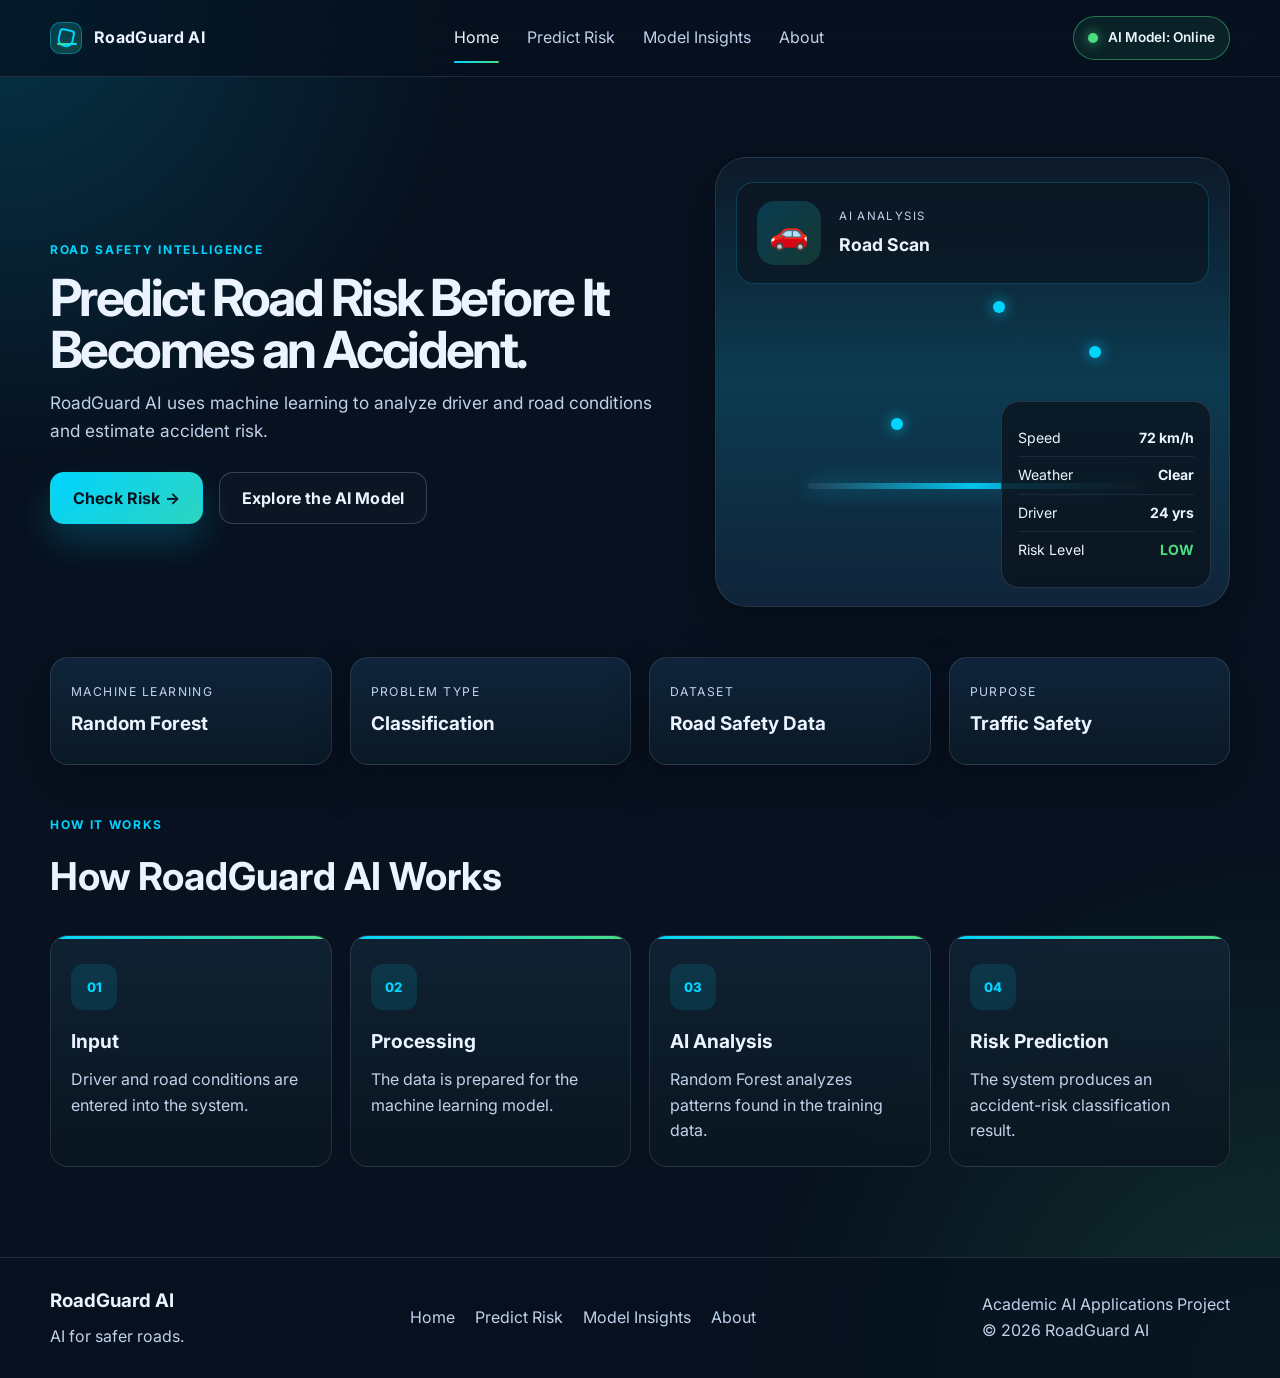
<file: index.html>
<!DOCTYPE html>
<html lang="en">
  <head>
    <meta charset="UTF-8" />
    <meta name="viewport" content="width=device-width, initial-scale=1.0" />
    <meta
      name="description"
      content="RoadGuard AI predicts vehicle accident risk using machine learning and road safety data."
    />
    <title>RoadGuard AI | Predict Road Risk</title>
    <link rel="preconnect" href="https://fonts.googleapis.com" />
    <link rel="preconnect" href="https://fonts.gstatic.com" crossorigin />
    <link
      href="https://fonts.googleapis.com/css2?family=Inter:wght@400;500;600;700;800;900&display=swap"
      rel="stylesheet"
    />
    <link rel="stylesheet" href="css/style.css" />
  </head>
  <body>
    <header class="site-header">
      <nav class="navbar container" aria-label="Main navigation">
        <a href="index.html" class="brand" aria-label="RoadGuard AI home">
          <span class="brand-mark" aria-hidden="true">
            <span class="shield"></span>
            <span class="road"></span>
          </span>
          <span>RoadGuard AI</span>
        </a>

        <button class="nav-toggle" type="button" aria-label="Open menu" aria-expanded="false">
          <span></span>
          <span></span>
          <span></span>
        </button>

        <div class="nav-menu">
          <a href="index.html" class="nav-link active">Home</a>
          <a href="prediction.html" class="nav-link">Predict Risk</a>
          <a href="insights.html" class="nav-link">Model Insights</a>
          <a href="about.html" class="nav-link">About</a>
        </div>

        <div class="status-pill" aria-live="polite">
          <span class="status-dot"></span>
          <span>AI Model: Online</span>
        </div>
      </nav>
    </header>

    <main>
      <section class="hero container">
        <div class="hero-copy reveal">
          <p class="eyebrow">Road safety intelligence</p>
          <h1>Predict Road Risk Before It Becomes an Accident.</h1>
          <p class="lead">
            RoadGuard AI uses machine learning to analyze driver and road conditions and estimate accident risk.
          </p>
          <div class="hero-actions">
            <a class="btn btn-primary" href="prediction.html">Check Risk →</a>
            <a class="btn btn-secondary" href="insights.html">Explore the AI Model</a>
          </div>
        </div>

        <div class="hero-visual reveal">
          <div class="vehicle-scene">
            <div class="scan-line"></div>
            <div class="car-card">
              <div class="car-icon" aria-hidden="true">🚗</div>
              <div class="car-meta">
                <span>AI ANALYSIS</span>
                <strong>Road Scan</strong>
              </div>
            </div>
            <div class="road-strip"></div>
            <div class="data-layers" aria-hidden="true">
              <span class="dot dot-a"></span>
              <span class="dot dot-b"></span>
              <span class="dot dot-c"></span>
            </div>
            <div class="mini-panel">
              <div class="mini-row">
                <span>Speed</span>
                <strong>72 km/h</strong>
              </div>
              <div class="mini-row">
                <span>Weather</span>
                <strong>Clear</strong>
              </div>
              <div class="mini-row">
                <span>Driver</span>
                <strong>24 yrs</strong>
              </div>
              <div class="mini-row risk-row">
                <span>Risk Level</span>
                <strong class="risk-low">LOW</strong>
              </div>
            </div>
          </div>
        </div>
      </section>

      <section class="stats container reveal">
        <div class="stat-card">
          <span class="stat-label">Machine Learning</span>
          <strong>Random Forest</strong>
        </div>
        <div class="stat-card">
          <span class="stat-label">Problem Type</span>
          <strong>Classification</strong>
        </div>
        <div class="stat-card">
          <span class="stat-label">Dataset</span>
          <strong>Road Safety Data</strong>
        </div>
        <div class="stat-card">
          <span class="stat-label">Purpose</span>
          <strong>Traffic Safety</strong>
        </div>
      </section>

      <section class="section container reveal">
        <div class="section-heading">
          <p class="eyebrow">How it works</p>
          <h2>How RoadGuard AI Works</h2>
        </div>

        <div class="process-grid">
          <article class="process-card">
            <span class="step-number">01</span>
            <h3>Input</h3>
            <p>Driver and road conditions are entered into the system.</p>
          </article>
          <article class="process-card">
            <span class="step-number">02</span>
            <h3>Processing</h3>
            <p>The data is prepared for the machine learning model.</p>
          </article>
          <article class="process-card">
            <span class="step-number">03</span>
            <h3>AI Analysis</h3>
            <p>Random Forest analyzes patterns found in the training data.</p>
          </article>
          <article class="process-card">
            <span class="step-number">04</span>
            <h3>Risk Prediction</h3>
            <p>The system produces an accident-risk classification result.</p>
          </article>
        </div>
      </section>
    </main>

    <footer class="site-footer">
      <div class="container footer-inner">
        <div>
          <h3>RoadGuard AI</h3>
          <p>AI for safer roads.</p>
        </div>
        <div class="footer-links">
          <a href="index.html">Home</a>
          <a href="prediction.html">Predict Risk</a>
          <a href="insights.html">Model Insights</a>
          <a href="about.html">About</a>
        </div>
        <div>
          <p>Academic AI Applications Project</p>
          <p>© <span id="current-year"></span> RoadGuard AI</p>
        </div>
      </div>
    </footer>

    <script src="js/main.js"></script>
  </body>
</html>
</file>
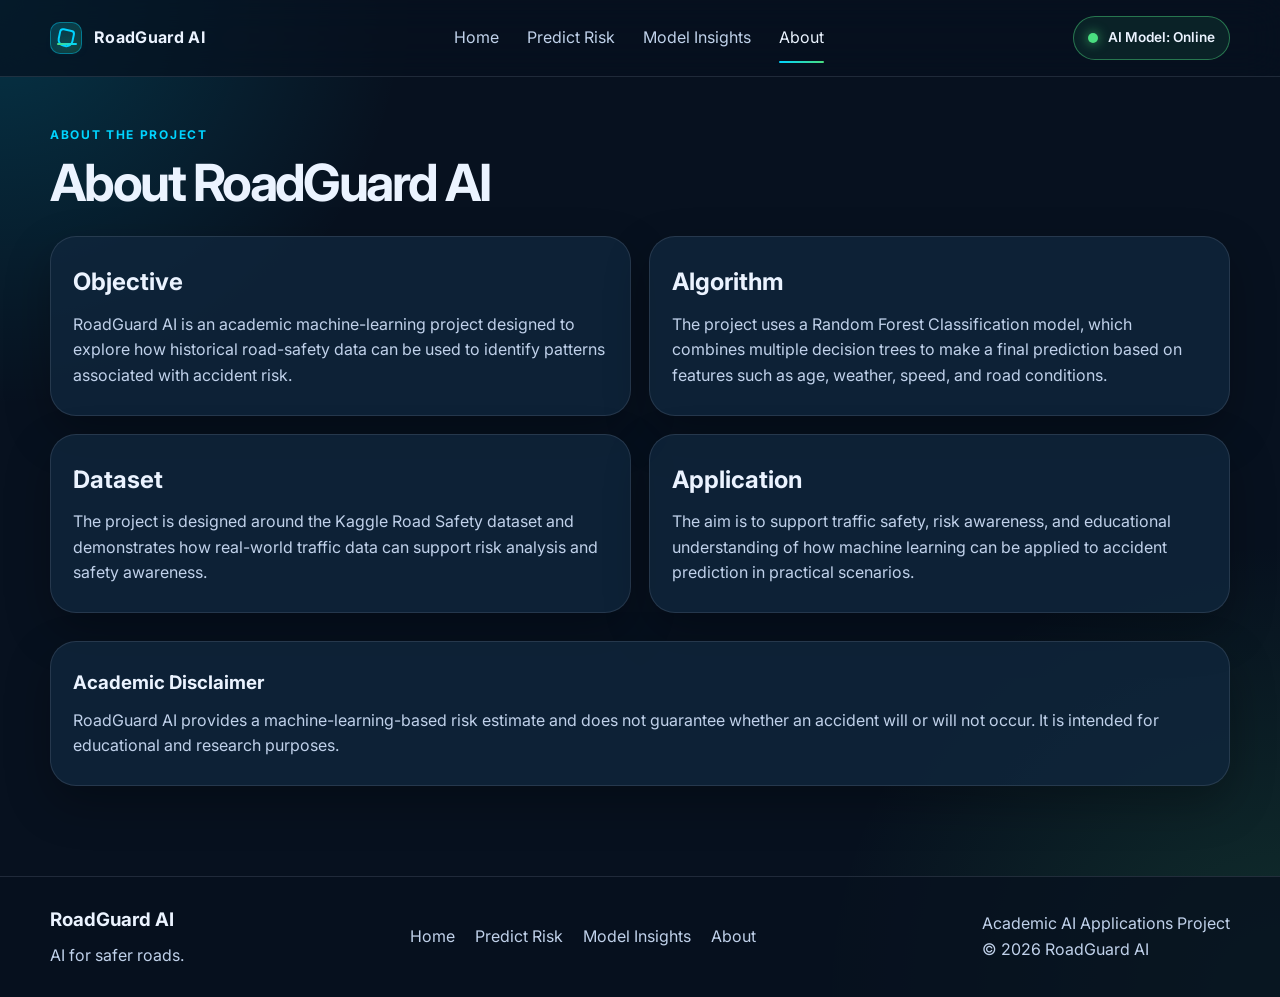
<file: about.html>
<!DOCTYPE html>
<html lang="en">
  <head>
    <meta charset="UTF-8" />
    <meta name="viewport" content="width=device-width, initial-scale=1.0" />
    <meta
      name="description"
      content="Learn about the RoadGuard AI academic machine learning project and its road safety objectives."
    />
    <title>RoadGuard AI | About</title>
    <link rel="preconnect" href="https://fonts.googleapis.com" />
    <link rel="preconnect" href="https://fonts.gstatic.com" crossorigin />
    <link
      href="https://fonts.googleapis.com/css2?family=Inter:wght@400;500;600;700;800;900&display=swap"
      rel="stylesheet"
    />
    <link rel="stylesheet" href="css/style.css" />
  </head>
  <body>
    <header class="site-header">
      <nav class="navbar container" aria-label="Main navigation">
        <a href="index.html" class="brand" aria-label="RoadGuard AI home">
          <span class="brand-mark" aria-hidden="true">
            <span class="shield"></span>
            <span class="road"></span>
          </span>
          <span>RoadGuard AI</span>
        </a>

        <button class="nav-toggle" type="button" aria-label="Open menu" aria-expanded="false">
          <span></span>
          <span></span>
          <span></span>
        </button>

        <div class="nav-menu">
          <a href="index.html" class="nav-link">Home</a>
          <a href="prediction.html" class="nav-link">Predict Risk</a>
          <a href="insights.html" class="nav-link">Model Insights</a>
          <a href="about.html" class="nav-link active">About</a>
        </div>

        <div class="status-pill" aria-live="polite">
          <span class="status-dot"></span>
          <span>AI Model: Online</span>
        </div>
      </nav>
    </header>

    <main class="container page-shell about-page">
      <section class="section-header reveal">
        <p class="eyebrow">About the project</p>
        <h1>About RoadGuard AI</h1>
      </section>

      <section class="about-grid reveal">
        <div class="glass-card about-card">
          <h2>Objective</h2>
          <p>
            RoadGuard AI is an academic machine-learning project designed to explore how historical road-safety data can be used to identify patterns associated with accident risk.
          </p>
        </div>

        <div class="glass-card about-card">
          <h2>Algorithm</h2>
          <p>
            The project uses a Random Forest Classification model, which combines multiple decision trees to make a final prediction based on features such as age, weather, speed, and road conditions.
          </p>
        </div>

        <div class="glass-card about-card">
          <h2>Dataset</h2>
          <p>
            The project is designed around the Kaggle Road Safety dataset and demonstrates how real-world traffic data can support risk analysis and safety awareness.
          </p>
        </div>

        <div class="glass-card about-card">
          <h2>Application</h2>
          <p>
            The aim is to support traffic safety, risk awareness, and educational understanding of how machine learning can be applied to accident prediction in practical scenarios.
          </p>
        </div>
      </section>

      <section class="glass-card disclaimer reveal">
        <h3>Academic Disclaimer</h3>
        <p>
          RoadGuard AI provides a machine-learning-based risk estimate and does not guarantee whether an accident will or will not occur. It is intended for educational and research purposes.
        </p>
      </section>
    </main>

    <footer class="site-footer">
      <div class="container footer-inner">
        <div>
          <h3>RoadGuard AI</h3>
          <p>AI for safer roads.</p>
        </div>
        <div class="footer-links">
          <a href="index.html">Home</a>
          <a href="prediction.html">Predict Risk</a>
          <a href="insights.html">Model Insights</a>
          <a href="about.html">About</a>
        </div>
        <div>
          <p>Academic AI Applications Project</p>
          <p>© <span id="current-year"></span> RoadGuard AI</p>
        </div>
      </div>
    </footer>

    <script src="js/main.js"></script>
  </body>
</html>
</file>
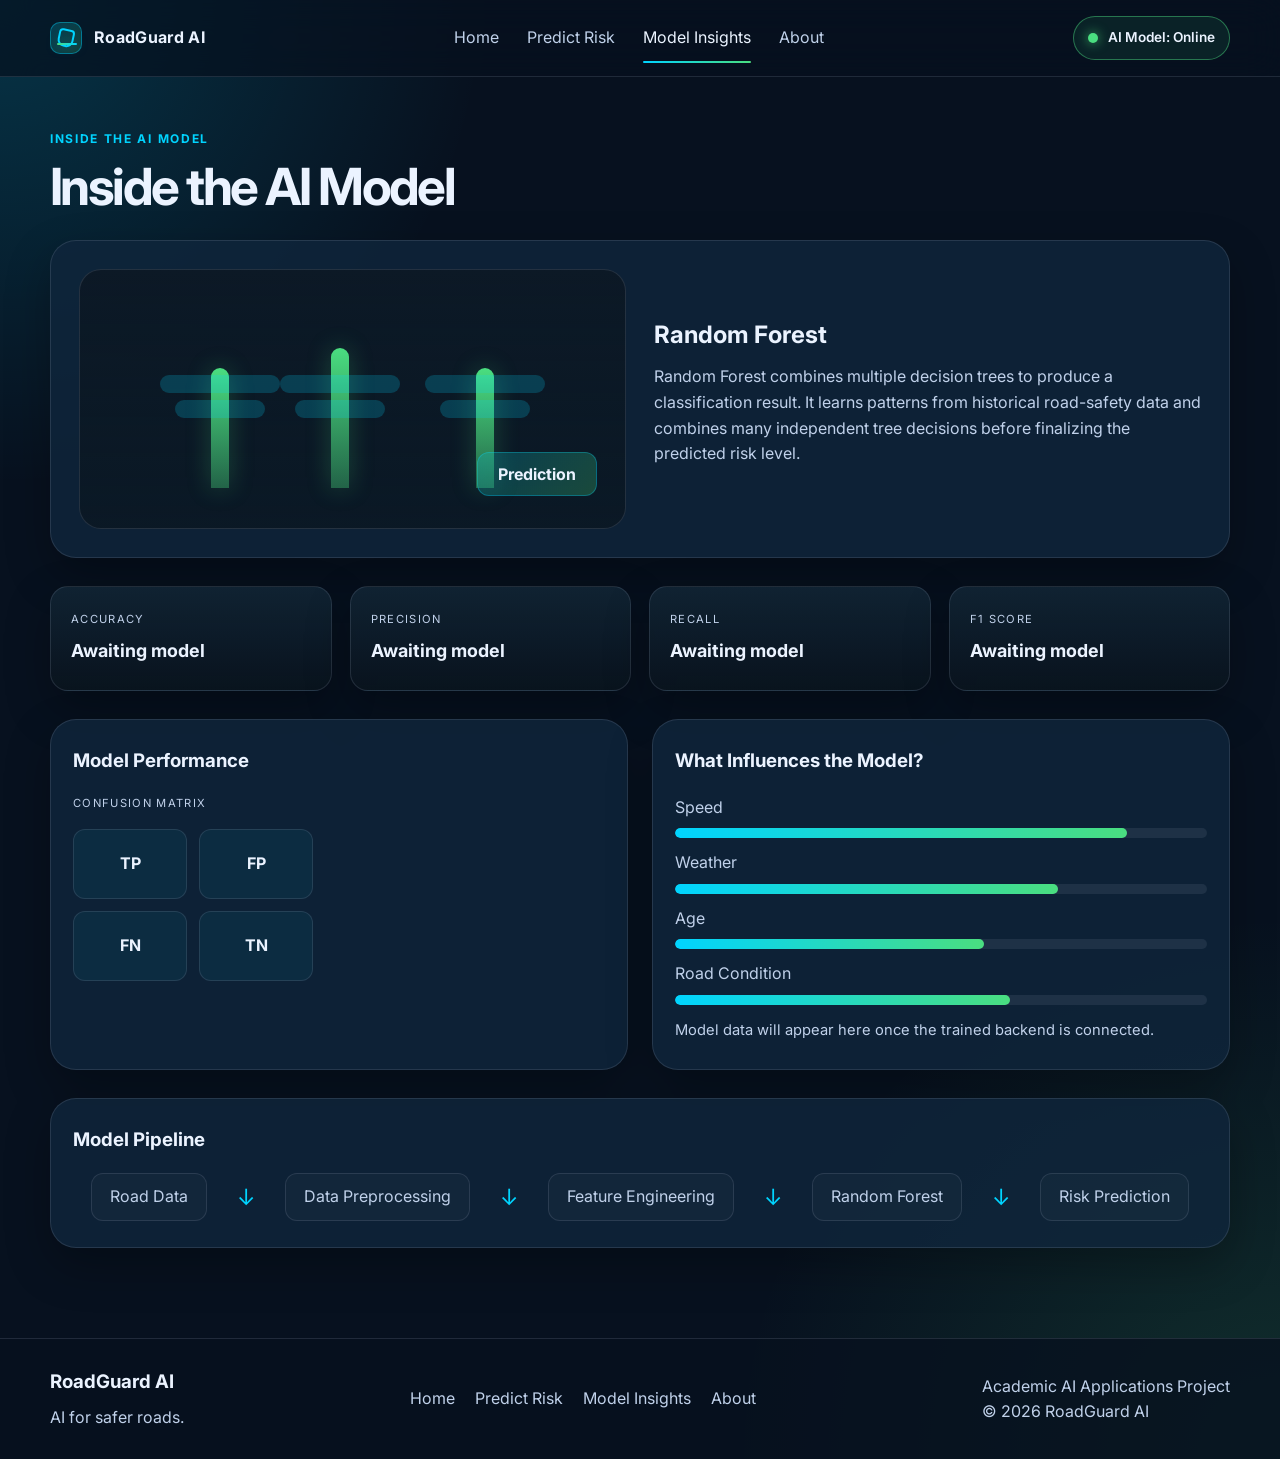
<file: insights.html>
<!DOCTYPE html>
<html lang="en">
  <head>
    <meta charset="UTF-8" />
    <meta name="viewport" content="width=device-width, initial-scale=1.0" />
    <meta
      name="description"
      content="Explore the Random Forest model behind RoadGuard AI and understand how accident-risk prediction works."
    />
    <title>RoadGuard AI | Model Insights</title>
    <link rel="preconnect" href="https://fonts.googleapis.com" />
    <link rel="preconnect" href="https://fonts.gstatic.com" crossorigin />
    <link
      href="https://fonts.googleapis.com/css2?family=Inter:wght@400;500;600;700;800;900&display=swap"
      rel="stylesheet"
    />
    <link rel="stylesheet" href="css/style.css" />
  </head>
  <body>
    <header class="site-header">
      <nav class="navbar container" aria-label="Main navigation">
        <a href="index.html" class="brand" aria-label="RoadGuard AI home">
          <span class="brand-mark" aria-hidden="true">
            <span class="shield"></span>
            <span class="road"></span>
          </span>
          <span>RoadGuard AI</span>
        </a>

        <button class="nav-toggle" type="button" aria-label="Open menu" aria-expanded="false">
          <span></span>
          <span></span>
          <span></span>
        </button>

        <div class="nav-menu">
          <a href="index.html" class="nav-link">Home</a>
          <a href="prediction.html" class="nav-link">Predict Risk</a>
          <a href="insights.html" class="nav-link active">Model Insights</a>
          <a href="about.html" class="nav-link">About</a>
        </div>

        <div class="status-pill" aria-live="polite">
          <span class="status-dot"></span>
          <span>AI Model: Online</span>
        </div>
      </nav>
    </header>

    <main class="container page-shell">
      <section class="section-header reveal">
        <p class="eyebrow">Inside the AI model</p>
        <h1>Inside the AI Model</h1>
      </section>

      <section class="insights-hero reveal glass-card">
        <div class="forest-visual" aria-label="Random forest concept illustration">
          <span class="tree tree-one"></span>
          <span class="tree tree-two"></span>
          <span class="tree tree-three"></span>
          <span class="prediction-node">Prediction</span>
        </div>
        <div class="forest-copy">
          <h2>Random Forest</h2>
          <p>
            Random Forest combines multiple decision trees to produce a classification result. It learns patterns from historical road-safety data and combines many independent tree decisions before finalizing the predicted risk level.
          </p>
        </div>
      </section>

      <section class="metrics-section reveal">
        <div class="metric-card">
          <span>Accuracy</span>
          <strong>Awaiting model</strong>
        </div>
        <div class="metric-card">
          <span>Precision</span>
          <strong>Awaiting model</strong>
        </div>
        <div class="metric-card">
          <span>Recall</span>
          <strong>Awaiting model</strong>
        </div>
        <div class="metric-card">
          <span>F1 Score</span>
          <strong>Awaiting model</strong>
        </div>
      </section>

      <section class="insight-columns reveal">
        <div class="glass-card matrix-card">
          <h3>Model Performance</h3>
          <div class="confusion-box">
            <span class="matrix-heading">Confusion Matrix</span>
            <div class="matrix-grid" aria-label="Placeholder confusion matrix">
              <span>TP</span>
              <span>FP</span>
              <span>FN</span>
              <span>TN</span>
            </div>
          </div>
        </div>

        <div class="glass-card feature-card">
          <h3>What Influences the Model?</h3>
          <div class="feature-bars">
            <div class="bar-row">
              <span>Speed</span>
              <div class="bar-track"><div class="bar-fill width-85"></div></div>
            </div>
            <div class="bar-row">
              <span>Weather</span>
              <div class="bar-track"><div class="bar-fill width-72"></div></div>
            </div>
            <div class="bar-row">
              <span>Age</span>
              <div class="bar-track"><div class="bar-fill width-58"></div></div>
            </div>
            <div class="bar-row">
              <span>Road Condition</span>
              <div class="bar-track"><div class="bar-fill width-63"></div></div>
            </div>
          </div>
          <p class="note">Model data will appear here once the trained backend is connected.</p>
        </div>
      </section>

      <section class="pipeline-section reveal">
        <div class="glass-card pipeline-card">
          <h3>Model Pipeline</h3>
          <div class="pipeline-steps" aria-label="Road data to risk prediction pipeline">
            <span>Road Data</span>
            <span class="arrow">↓</span>
            <span>Data Preprocessing</span>
            <span class="arrow">↓</span>
            <span>Feature Engineering</span>
            <span class="arrow">↓</span>
            <span>Random Forest</span>
            <span class="arrow">↓</span>
            <span>Risk Prediction</span>
          </div>
        </div>
      </section>
    </main>

    <footer class="site-footer">
      <div class="container footer-inner">
        <div>
          <h3>RoadGuard AI</h3>
          <p>AI for safer roads.</p>
        </div>
        <div class="footer-links">
          <a href="index.html">Home</a>
          <a href="prediction.html">Predict Risk</a>
          <a href="insights.html">Model Insights</a>
          <a href="about.html">About</a>
        </div>
        <div>
          <p>Academic AI Applications Project</p>
          <p>© <span id="current-year"></span> RoadGuard AI</p>
        </div>
      </div>
    </footer>

    <script src="js/main.js"></script>
    <script src="js/insights.js"></script>
  </body>
</html>
</file>
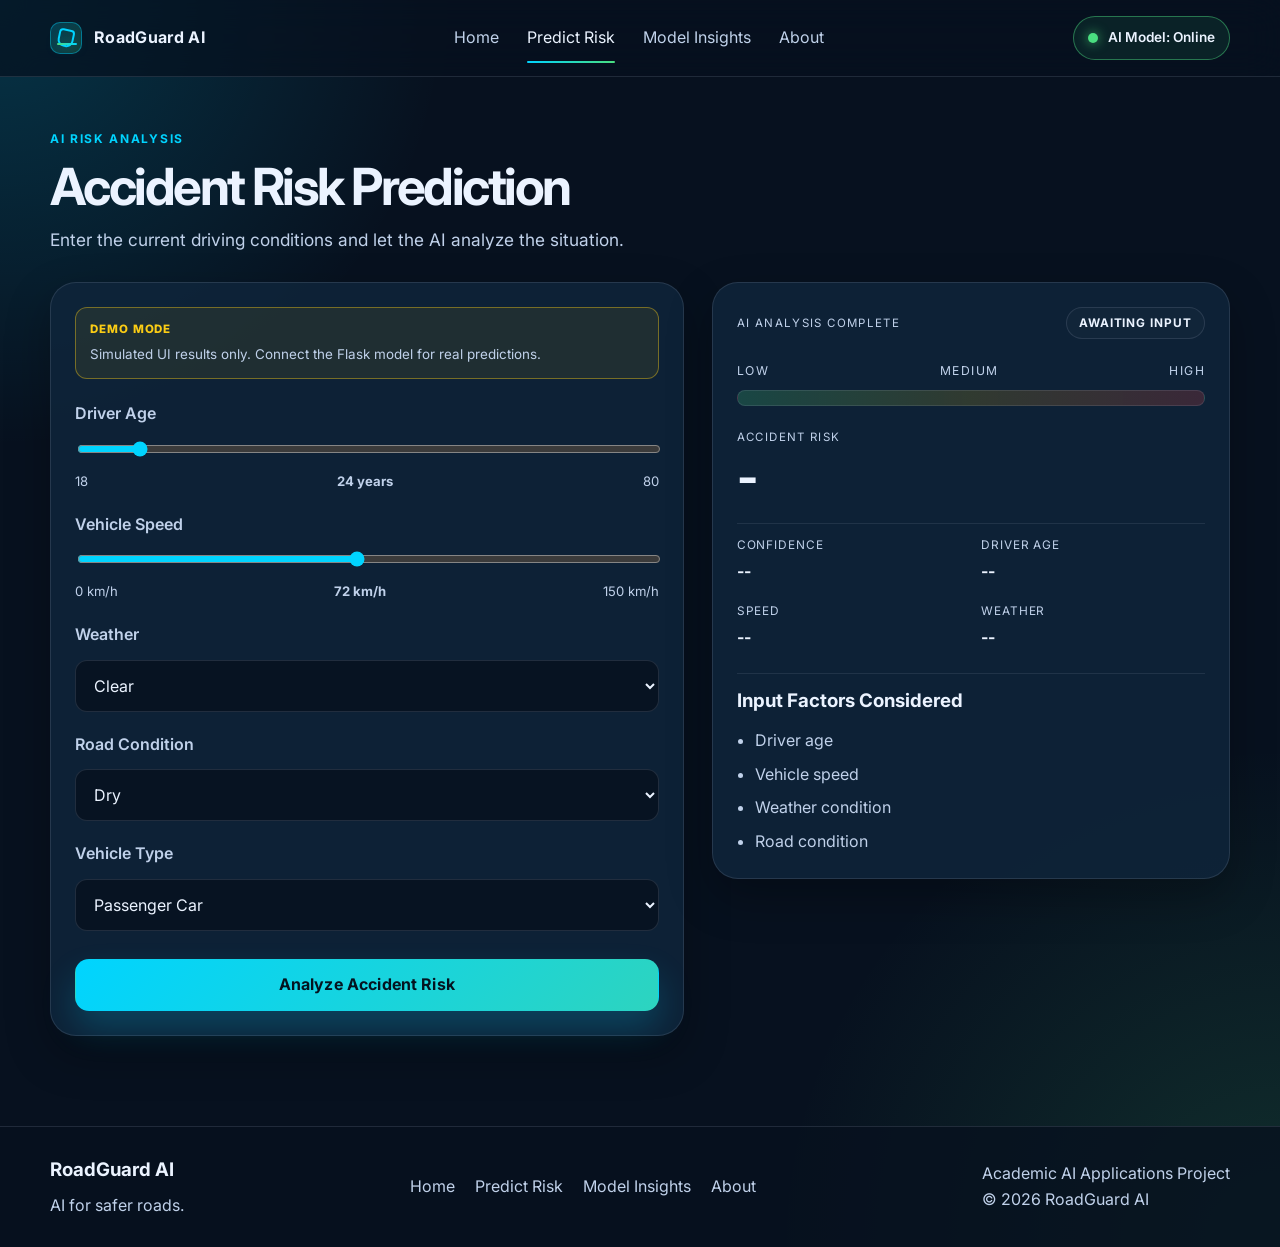
<file: prediction.html>
<!DOCTYPE html>
<html lang="en">
  <head>
    <meta charset="UTF-8" />
    <meta name="viewport" content="width=device-width, initial-scale=1.0" />
    <meta
      name="description"
      content="Use RoadGuard AI to estimate accident risk from current road and driver conditions."
    />
    <title>RoadGuard AI | Predict Risk</title>
    <link rel="preconnect" href="https://fonts.googleapis.com" />
    <link rel="preconnect" href="https://fonts.gstatic.com" crossorigin />
    <link
      href="https://fonts.googleapis.com/css2?family=Inter:wght@400;500;600;700;800;900&display=swap"
      rel="stylesheet"
    />
    <link rel="stylesheet" href="css/style.css" />
  </head>
  <body>
    <header class="site-header">
      <nav class="navbar container" aria-label="Main navigation">
        <a href="index.html" class="brand" aria-label="RoadGuard AI home">
          <span class="brand-mark" aria-hidden="true">
            <span class="shield"></span>
            <span class="road"></span>
          </span>
          <span>RoadGuard AI</span>
        </a>

        <button class="nav-toggle" type="button" aria-label="Open menu" aria-expanded="false">
          <span></span>
          <span></span>
          <span></span>
        </button>

        <div class="nav-menu">
          <a href="index.html" class="nav-link">Home</a>
          <a href="prediction.html" class="nav-link active">Predict Risk</a>
          <a href="insights.html" class="nav-link">Model Insights</a>
          <a href="about.html" class="nav-link">About</a>
        </div>

        <div class="status-pill" aria-live="polite">
          <span class="status-dot"></span>
          <span>AI Model: Online</span>
        </div>
      </nav>
    </header>

    <main class="container page-shell">
      <section class="section-header reveal">
        <p class="eyebrow">AI risk analysis</p>
        <h1>Accident Risk Prediction</h1>
        <p class="lead">Enter the current driving conditions and let the AI analyze the situation.</p>
      </section>

      <section class="prediction-grid reveal">
        <div class="glass-card prediction-form-card">
          <div class="demo-banner">
            <span class="demo-label">Demo Mode</span>
            <span class="demo-text">Simulated UI results only. Connect the Flask model for real predictions.</span>
          </div>

          <form id="risk-form" novalidate>
            <div class="field-group">
              <label for="driver-age">Driver Age</label>
              <div class="slider-wrap">
                <input id="driver-age" name="driverAge" type="range" min="18" max="80" value="24" />
                <div class="slider-meta">
                  <span>18</span>
                  <strong id="driver-age-value">24 years</strong>
                  <span>80</span>
                </div>
              </div>
            </div>

            <div class="field-group">
              <label for="vehicle-speed">Vehicle Speed</label>
              <div class="slider-wrap">
                <input id="vehicle-speed" name="vehicleSpeed" type="range" min="0" max="150" value="72" />
                <div class="slider-meta">
                  <span>0 km/h</span>
                  <strong id="vehicle-speed-value">72 km/h</strong>
                  <span>150 km/h</span>
                </div>
              </div>
            </div>

            <div class="field-group">
              <label for="weather">Weather</label>
              <select id="weather" name="weather">
                <option value="Clear">Clear</option>
                <option value="Rainy">Rainy</option>
                <option value="Foggy">Foggy</option>
                <option value="Snowy">Snowy</option>
              </select>
            </div>

            <div class="field-group">
              <label for="road-condition">Road Condition</label>
              <select id="road-condition" name="roadCondition">
                <option value="Dry">Dry</option>
                <option value="Wet">Wet</option>
                <option value="Icy">Icy</option>
                <option value="Poor">Poor</option>
              </select>
            </div>

            <div class="field-group">
              <label for="vehicle-type">Vehicle Type</label>
              <select id="vehicle-type" name="vehicleType">
                <option value="Passenger Car">Passenger Car</option>
                <option value="SUV">SUV</option>
                <option value="Truck">Truck</option>
                <option value="Motorcycle">Motorcycle</option>
              </select>
            </div>

            <button type="submit" class="btn btn-primary submit-btn">Analyze Accident Risk</button>
          </form>
        </div>

        <div class="glass-card result-card">
          <div class="result-top">
            <p class="result-title">AI Analysis Complete</p>
            <span class="result-badge" id="risk-level-badge">Awaiting Input</span>
          </div>

          <div class="risk-meter" aria-label="Risk meter">
            <div class="risk-scale">
              <span>LOW</span>
              <span>MEDIUM</span>
              <span>HIGH</span>
            </div>
            <div class="meter-track">
              <div class="meter-fill" id="meter-fill"></div>
            </div>
          </div>

          <div class="result-main">
            <p class="result-label">Accident Risk</p>
            <h2 id="final-risk">-</h2>
          </div>

          <div class="result-meta" id="result-meta" aria-live="polite">
            <div>
              <span>Confidence</span>
              <strong id="confidence-value">--</strong>
            </div>
            <div>
              <span>Driver Age</span>
              <strong id="display-age">--</strong>
            </div>
            <div>
              <span>Speed</span>
              <strong id="display-speed">--</strong>
            </div>
            <div>
              <span>Weather</span>
              <strong id="display-weather">--</strong>
            </div>
          </div>

          <div class="explanation-block">
            <h3>Input Factors Considered</h3>
            <ul class="factor-list" id="factor-list">
              <li>Driver age</li>
              <li>Vehicle speed</li>
              <li>Weather condition</li>
              <li>Road condition</li>
            </ul>
          </div>
        </div>
      </section>
    </main>

    <footer class="site-footer">
      <div class="container footer-inner">
        <div>
          <h3>RoadGuard AI</h3>
          <p>AI for safer roads.</p>
        </div>
        <div class="footer-links">
          <a href="index.html">Home</a>
          <a href="prediction.html">Predict Risk</a>
          <a href="insights.html">Model Insights</a>
          <a href="about.html">About</a>
        </div>
        <div>
          <p>Academic AI Applications Project</p>
          <p>© <span id="current-year"></span> RoadGuard AI</p>
        </div>
      </div>
    </footer>

    <script src="js/main.js"></script>
    <script src="js/prediction.js"></script>
  </body>
</html>
</file>
<file: css/style.css>
:root {
  --bg: #07111f;
  --bg-soft: #0d1b2a;
  --panel: #10263d;
  --panel-strong: #13314a;
  --card: rgba(19, 49, 74, 0.82);
  --line: rgba(148, 163, 184, 0.18);
  --primary: #00d4ff;
  --secondary: #4ade80;
  --warning: #facc15;
  --danger: #ef4444;
  --text: #ebf3ff;
  --muted: #c0d1ea;
  --shadow: 0 18px 45px rgba(0, 0, 0, 0.28);
  --radius-lg: 26px;
  --radius-md: 18px;
  --radius-sm: 12px;
}

* {
  box-sizing: border-box;
}

html {
  scroll-behavior: smooth;
}

body {
  margin: 0;
  font-family: 'Inter', Arial, sans-serif;
  background:
    radial-gradient(circle at top left, rgba(0, 212, 255, 0.18), transparent 25%),
    radial-gradient(circle at bottom right, rgba(74, 222, 128, 0.15), transparent 28%),
    var(--bg);
  color: var(--text);
  line-height: 1.6;
}

a {
  color: inherit;
  text-decoration: none;
}

img {
  max-width: 100%;
  display: block;
}

button,
input,
select {
  font: inherit;
}

.container {
  width: min(1180px, calc(100% - 32px));
  margin: 0 auto;
}

.site-header {
  position: sticky;
  top: 0;
  z-index: 50;
  backdrop-filter: blur(18px);
  background: rgba(7, 17, 31, 0.7);
  border-bottom: 1px solid var(--line);
}

.navbar {
  display: flex;
  align-items: center;
  justify-content: space-between;
  min-height: 76px;
  gap: 18px;
}

.brand {
  display: inline-flex;
  align-items: center;
  gap: 12px;
  font-weight: 700;
  letter-spacing: 0.02em;
}

.brand-mark {
  position: relative;
  display: inline-flex;
  align-items: center;
  justify-content: center;
  width: 32px;
  height: 32px;
  border-radius: 10px;
  background: linear-gradient(135deg, rgba(0, 212, 255, 0.2), rgba(74, 222, 128, 0.2));
  border: 1px solid rgba(0, 212, 255, 0.4);
}

.shield {
  position: absolute;
  width: 16px;
  height: 18px;
  border-radius: 4px 4px 7px 7px;
  border: 2px solid var(--primary);
  transform: rotate(12deg);
}

.road {
  position: absolute;
  width: 20px;
  height: 2px;
  border-radius: 999px;
  background: linear-gradient(90deg, var(--secondary), var(--primary));
  bottom: 8px;
  left: 6px;
  box-shadow: 0 0 12px rgba(0, 212, 255, 0.5);
}

.nav-menu {
  display: flex;
  align-items: center;
  gap: 28px;
}

.nav-link {
  position: relative;
  padding: 8px 0;
  color: var(--muted);
  transition: color 0.2s ease;
}

.nav-link:hover,
.nav-link.active {
  color: var(--text);
}

.nav-link.active::after,
.nav-link:hover::after {
  content: '';
  position: absolute;
  left: 0;
  bottom: -4px;
  width: 100%;
  height: 2px;
  border-radius: 2px;
  background: linear-gradient(90deg, var(--primary), var(--secondary));
}

.status-pill {
  display: inline-flex;
  align-items: center;
  gap: 10px;
  padding: 10px 14px;
  border-radius: 999px;
  border: 1px solid rgba(74, 222, 128, 0.45);
  background: rgba(74, 222, 128, 0.09);
  color: var(--text);
  font-size: 0.85rem;
  font-weight: 600;
}

.status-dot {
  width: 10px;
  height: 10px;
  border-radius: 50%;
  background: var(--secondary);
  box-shadow: 0 0 12px rgba(74, 222, 128, 0.8);
  animation: pulse 1.6s infinite ease-in-out;
}

@keyframes pulse {
  0%, 100% { transform: scale(0.95); opacity: 0.8; }
  50% { transform: scale(1.1); opacity: 1; }
}

.nav-toggle {
  display: none;
  background: transparent;
  border: 1px solid var(--line);
  border-radius: 10px;
  width: 46px;
  height: 46px;
  padding: 10px;
  cursor: pointer;
}

.nav-toggle span {
  display: block;
  width: 100%;
  height: 2px;
  background: var(--text);
  border-radius: 999px;
  margin: 6px 0;
}

main {
  padding-bottom: 50px;
}

.hero {
  display: grid;
  grid-template-columns: 1.1fr 0.9fr;
  align-items: center;
  gap: 36px;
  padding: 80px 0 40px;
}

.eyebrow {
  margin: 0 0 12px;
  text-transform: uppercase;
  letter-spacing: 0.14em;
  font-size: 0.75rem;
  color: var(--primary);
  font-weight: 700;
}

h1, h2, h3, p {
  margin-top: 0;
}

.hero-copy h1,
.section-header h1 {
  font-size: clamp(2.3rem, 4vw, 4.2rem);
  line-height: 1.02;
  letter-spacing: -0.05em;
  margin-bottom: 14px;
}

.lead {
  color: var(--muted);
  font-size: 1.08rem;
  max-width: 620px;
}

.hero-actions {
  display: flex;
  flex-wrap: wrap;
  gap: 16px;
  margin-top: 28px;
}

.btn {
  display: inline-flex;
  align-items: center;
  justify-content: center;
  min-height: 52px;
  padding: 0 22px;
  border: 1px solid transparent;
  border-radius: 14px;
  font-weight: 700;
  letter-spacing: 0.01em;
  transition: transform 0.2s ease, box-shadow 0.2s ease;
}

.btn:hover {
  transform: translateY(-1px);
}

.btn-primary {
  background: linear-gradient(135deg, var(--primary), #2dd4bf);
  color: #041420;
  box-shadow: 0 18px 35px rgba(0, 212, 255, 0.2);
}

.btn-secondary {
  border-color: rgba(148, 163, 184, 0.32);
  background: rgba(255, 255, 255, 0.02);
  color: var(--text);
}

.hero-visual {
  display: flex;
  justify-content: center;
  align-items: center;
}

.vehicle-scene {
  position: relative;
  width: min(100%, 520px);
  min-height: 450px;
  border-radius: 32px;
  background: linear-gradient(180deg, rgba(13, 27, 42, 0.96), rgba(17, 39, 61, 0.9));
  border: 1px solid var(--line);
  box-shadow: var(--shadow);
  overflow: hidden;
}

.scan-line {
  position: absolute;
  inset: 0;
  background: linear-gradient(180deg, transparent, rgba(0, 212, 255, 0.15), transparent);
  animation: scan 3.6s infinite linear;
}

@keyframes scan {
  0% { transform: translateY(-100%); }
  100% { transform: translateY(100%); }
}

.car-card {
  position: absolute;
  top: 24px;
  left: 20px;
  right: 20px;
  display: flex;
  align-items: center;
  gap: 18px;
  padding: 18px 20px;
  border-radius: 18px;
  border: 1px solid rgba(0, 212, 255, 0.22);
  background: rgba(12, 21, 32, 0.7);
}

.car-icon {
  display: inline-flex;
  align-items: center;
  justify-content: center;
  width: 64px;
  height: 64px;
  border-radius: 18px;
  background: linear-gradient(135deg, rgba(0, 212, 255, 0.2), rgba(74, 222, 128, 0.15));
  font-size: 2rem;
}

.car-meta {
  display: flex;
  flex-direction: column;
  gap: 6px;
}

.car-meta span {
  color: var(--muted);
  font-size: 0.72rem;
  text-transform: uppercase;
  letter-spacing: 0.12em;
}

.car-meta strong {
  font-size: 1.1rem;
}

.road-strip {
  position: absolute;
  left: 18%;
  right: 18%;
  bottom: 117px;
  height: 6px;
  border-radius: 999px;
  background: linear-gradient(90deg, rgba(148, 163, 184, 0.15), rgba(0, 212, 255, 0.9), rgba(148, 163, 184, 0.15));
  box-shadow: 0 0 20px rgba(0, 212, 255, 0.4);
}

.data-layers {
  position: absolute;
  inset: 0;
}

.dot {
  position: absolute;
  width: 12px;
  height: 12px;
  border-radius: 50%;
  background: var(--primary);
  box-shadow: 0 0 14px rgba(0, 212, 255, 0.8);
  animation: float 3s ease-in-out infinite;
}

.dot-a { top: 32%; left: 54%; }
.dot-b { top: 42%; right: 25%; animation-delay: 0.5s; }
.dot-c { top: 58%; left: 34%; animation-delay: 1s; }

@keyframes float {
  0%, 100% { transform: translateY(0); }
  50% { transform: translateY(-10px); }
}

.mini-panel {
  position: absolute;
  right: 18px;
  bottom: 18px;
  width: 210px;
  padding: 18px 16px;
  border-radius: 18px;
  border: 1px solid rgba(148, 163, 184, 0.2);
  background: rgba(10, 19, 29, 0.8);
}

.mini-row {
  display: flex;
  align-items: center;
  justify-content: space-between;
  gap: 10px;
  padding: 7px 0;
  border-bottom: 1px solid rgba(148, 163, 184, 0.12);
  font-size: 0.88rem;
}

.mini-row:last-child {
  border-bottom: none;
}

.risk-low {
  color: var(--secondary);
}

.stats {
  display: grid;
  grid-template-columns: repeat(4, minmax(160px, 1fr));
  gap: 18px;
  padding: 10px 0 40px;
}

.stat-card {
  display: flex;
  flex-direction: column;
  gap: 8px;
  padding: 24px 20px;
  border-radius: var(--radius-md);
  border: 1px solid var(--line);
  background: linear-gradient(180deg, rgba(16, 38, 61, 0.92), rgba(12, 26, 39, 0.9));
  box-shadow: var(--shadow);
}

.stat-label {
  color: var(--muted);
  font-size: 0.76rem;
  text-transform: uppercase;
  letter-spacing: 0.12em;
}

.stat-card strong {
  font-size: 1.18rem;
}

.section {
  padding-top: 10px;
}

.section-heading {
  margin-bottom: 28px;
}

.section-heading h2 {
  font-size: clamp(1.8rem, 3vw, 2.6rem);
  margin-bottom: 0;
}

.process-grid {
  display: grid;
  grid-template-columns: repeat(4, minmax(180px, 1fr));
  gap: 18px;
}

.process-card {
  position: relative;
  padding: 28px 20px 22px;
  border-radius: var(--radius-md);
  background: linear-gradient(180deg, rgba(17, 36, 52, 0.9), rgba(10, 22, 32, 0.9));
  border: 1px solid var(--line);
  overflow: hidden;
}

.process-card::before {
  content: '';
  position: absolute;
  inset: 0 auto auto 0;
  width: 100%;
  height: 3px;
  background: linear-gradient(90deg, var(--primary), var(--secondary));
}

.step-number {
  display: inline-flex;
  align-items: center;
  justify-content: center;
  width: 46px;
  height: 46px;
  border-radius: 12px;
  background: rgba(0, 212, 255, 0.12);
  color: var(--primary);
  font-size: 0.82rem;
  font-weight: 800;
  margin-bottom: 16px;
}

.process-card h3 {
  margin-bottom: 10px;
  font-size: 1.2rem;
}

.process-card p {
  margin: 0;
  color: var(--muted);
}

.page-shell {
  padding-top: 52px;
}

.section-header {
  margin-bottom: 28px;
}

.prediction-grid {
  display: grid;
  grid-template-columns: 1.1fr 0.9fr;
  gap: 28px;
  align-items: start;
}

.glass-card {
  background: rgba(16, 38, 61, 0.8);
  border: 1px solid var(--line);
  border-radius: var(--radius-lg);
  box-shadow: var(--shadow);
}

.prediction-form-card,
.result-card {
  padding: 24px;
}

.demo-banner {
  display: flex;
  flex-direction: column;
  gap: 6px;
  padding: 12px 14px;
  margin-bottom: 22px;
  border-radius: 12px;
  border: 1px solid rgba(250, 204, 21, 0.4);
  background: rgba(250, 204, 21, 0.08);
}

.demo-label {
  display: inline-block;
  font-weight: 800;
  letter-spacing: 0.08em;
  text-transform: uppercase;
  color: var(--warning);
  font-size: 0.72rem;
}

.demo-text {
  font-size: 0.84rem;
  color: var(--muted);
}

#risk-form {
  display: grid;
  gap: 20px;
}

.field-group {
  display: grid;
  gap: 12px;
}

.field-group label {
  color: var(--muted);
  font-weight: 600;
}

.slider-wrap {
  display: grid;
  gap: 12px;
}

input[type='range'] {
  width: 100%;
  accent-color: var(--primary);
}

.slider-meta {
  display: flex;
  align-items: center;
  justify-content: space-between;
  gap: 12px;
  color: var(--muted);
  font-size: 0.82rem;
}

select {
  width: 100%;
  min-height: 52px;
  padding: 0 14px;
  border-radius: 12px;
  border: 1px solid var(--line);
  background: rgba(7, 17, 31, 0.8);
  color: var(--text);
}

.submit-btn {
  margin-top: 8px;
  width: 100%;
}

.result-card {
  display: grid;
  gap: 22px;
}

.result-top {
  display: flex;
  align-items: center;
  justify-content: space-between;
  gap: 12px;
}

.result-title {
  margin: 0;
  color: var(--muted);
  text-transform: uppercase;
  letter-spacing: 0.12em;
  font-size: 0.72rem;
}

.result-badge {
  display: inline-flex;
  align-items: center;
  justify-content: center;
  min-height: 32px;
  padding: 0 12px;
  border-radius: 999px;
  border: 1px solid var(--line);
  background: rgba(255, 255, 255, 0.02);
  color: var(--text);
  font-size: 0.74rem;
  font-weight: 700;
  letter-spacing: 0.08em;
  text-transform: uppercase;
}

.risk-scale {
  display: flex;
  justify-content: space-between;
  margin-bottom: 10px;
  gap: 12px;
  font-size: 0.76rem;
  color: var(--muted);
  text-transform: uppercase;
  letter-spacing: 0.12em;
}

.meter-track {
  position: relative;
  height: 16px;
  border-radius: 999px;
  background: linear-gradient(90deg, rgba(74, 222, 128, 0.2), rgba(250, 204, 21, 0.15), rgba(239, 68, 68, 0.2));
  overflow: hidden;
  border: 1px solid rgba(148, 163, 184, 0.18);
}

.meter-fill {
  position: absolute;
  inset: 0 auto 0 0;
  width: 0;
  border-radius: inherit;
  background: linear-gradient(90deg, #4ade80, #facc15, #ef4444);
  transition: width 0.55s ease;
}

.result-main {
  display: grid;
  gap: 6px;
}

.result-label {
  margin: 0;
  color: var(--muted);
  text-transform: uppercase;
  letter-spacing: 0.12em;
  font-size: 0.72rem;
}

#final-risk {
  margin: 0;
  font-size: clamp(2rem, 4vw, 3rem);
  line-height: 1;
}

.result-meta {
  display: grid;
  grid-template-columns: repeat(2, minmax(110px, 1fr));
  gap: 18px 20px;
  padding-top: 12px;
  border-top: 1px solid rgba(148, 163, 184, 0.14);
}

.result-meta div {
  display: flex;
  flex-direction: column;
  gap: 4px;
}

.result-meta span {
  color: var(--muted);
  font-size: 0.74rem;
  text-transform: uppercase;
  letter-spacing: 0.08em;
}

.result-meta strong {
  font-size: 1rem;
}

.explanation-block {
  padding-top: 12px;
  border-top: 1px solid rgba(148, 163, 184, 0.14);
}

.explanation-block h3 {
  margin-bottom: 12px;
}

.factor-list {
  margin: 0;
  padding-left: 18px;
  color: var(--muted);
  display: grid;
  gap: 8px;
}

.insights-hero {
  display: grid;
  grid-template-columns: 1fr 1fr;
  gap: 28px;
  align-items: center;
  padding: 28px;
}

.forest-visual {
  position: relative;
  height: 260px;
  border-radius: 22px;
  background: linear-gradient(180deg, rgba(12, 25, 38, 1), rgba(10, 22, 32, 0.75));
  border: 1px solid rgba(148, 163, 184, 0.18);
  overflow: hidden;
}

.tree {
  position: absolute;
  bottom: 40px;
  width: 18px;
  height: 120px;
  border-radius: 18px 18px 0 0;
  background: linear-gradient(180deg, var(--secondary), rgba(74, 222, 128, 0.38));
  box-shadow: 0 0 24px rgba(74, 222, 128, 0.25);
}

.tree::before,
.tree::after {
  content: '';
  position: absolute;
  bottom: 70px;
  left: 50%;
  transform: translateX(-50%);
  width: 90px;
  height: 18px;
  border-radius: 999px;
  background: rgba(0, 212, 255, 0.2);
}

.tree::after {
  width: 120px;
  bottom: 95px;
}

.tree-one { left: 24%; }
.tree-two { left: 46%; height: 140px; }
.tree-three { right: 24%; }

.prediction-node {
  position: absolute;
  right: 28px;
  bottom: 32px;
  display: inline-flex;
  align-items: center;
  justify-content: center;
  min-width: 120px;
  height: 44px;
  padding: 0 16px;
  border-radius: 12px;
  background: linear-gradient(135deg, rgba(0, 212, 255, 0.2), rgba(74, 222, 128, 0.25));
  border: 1px solid rgba(0, 212, 255, 0.3);
  font-weight: 700;
}

.forest-copy h2 {
  margin-bottom: 10px;
}

.forest-copy p {
  color: var(--muted);
}

.metrics-section,
.about-grid {
  display: grid;
  grid-template-columns: repeat(4, minmax(180px, 1fr));
  gap: 18px;
  margin-top: 28px;
}

.metric-card {
  padding: 24px 20px;
  border-radius: var(--radius-md);
  border: 1px solid var(--line);
  background: linear-gradient(180deg, rgba(17, 36, 52, 0.92), rgba(10, 20, 30, 0.88));
  display: flex;
  flex-direction: column;
  gap: 8px;
  box-shadow: var(--shadow);
}

.metric-card span {
  color: var(--muted);
  text-transform: uppercase;
  letter-spacing: 0.12em;
  font-size: 0.7rem;
}

.metric-card strong {
  font-size: 1.12rem;
}

.insight-columns {
  display: grid;
  grid-template-columns: 1fr 1fr;
  gap: 24px;
  margin-top: 28px;
}

.matrix-card,
.feature-card,
.pipeline-card,
.about-card,
.disclaimer {
  padding: 26px 22px;
}

.confusion-box {
  display: grid;
  gap: 16px;
  margin-top: 18px;
}

.matrix-heading {
  color: var(--muted);
  text-transform: uppercase;
  letter-spacing: 0.12em;
  font-size: 0.7rem;
}

.matrix-grid {
  display: grid;
  grid-template-columns: repeat(2, minmax(90px, 1fr));
  gap: 12px;
  max-width: 240px;
}

.matrix-grid span {
  display: flex;
  align-items: center;
  justify-content: center;
  min-height: 70px;
  border-radius: 12px;
  border: 1px solid var(--line);
  background: rgba(0, 212, 255, 0.06);
  font-weight: 700;
}

.feature-bars {
  display: grid;
  gap: 12px;
  margin-top: 18px;
}

.bar-row {
  display: grid;
  gap: 8px;
}

.bar-row span {
  color: var(--muted);
}

.bar-track {
  width: 100%;
  height: 10px;
  border-radius: 999px;
  background: rgba(148, 163, 184, 0.12);
  overflow: hidden;
}

.bar-fill {
  width: 50%;
  height: 100%;
  border-radius: inherit;
  background: linear-gradient(90deg, var(--primary), var(--secondary));
}

.width-85 { width: 85%; }
.width-72 { width: 72%; }
.width-58 { width: 58%; }
.width-63 { width: 63%; }

.note {
  margin: 14px 0 0;
  color: var(--muted);
  font-size: 0.92rem;
}

.pipeline-section {
  margin-top: 28px;
}

.pipeline-steps {
  display: flex;
  flex-wrap: wrap;
  align-items: center;
  justify-content: center;
  gap: 12px;
  margin-top: 18px;
  color: var(--muted);
}

.pipeline-steps span {
  display: inline-flex;
  align-items: center;
  justify-content: center;
  min-height: 48px;
  padding: 0 18px;
  border-radius: 12px;
  border: 1px solid rgba(148, 163, 184, 0.18);
  background: rgba(255, 255, 255, 0.025);
}

.arrow {
  border: none !important;
  background: transparent !important;
  color: var(--primary);
  font-size: 1.4rem;
}

.about-page {
  padding-top: 48px;
}

.about-grid {
  grid-template-columns: repeat(2, minmax(240px, 1fr));
  margin-top: 18px;
}

.about-card h2 {
  margin-bottom: 10px;
}

.about-card p,
.disclaimer p {
  color: var(--muted);
  margin-bottom: 0;
}

.disclaimer {
  margin-top: 28px;
}

.disclaimer h3 {
  margin-bottom: 10px;
}

.site-footer {
  border-top: 1px solid var(--line);
  background: rgba(7, 17, 31, 0.8);
  margin-top: 40px;
}

.footer-inner {
  display: flex;
  justify-content: space-between;
  align-items: center;
  flex-wrap: wrap;
  gap: 20px;
  min-height: 120px;
}

.footer-inner h3 {
  margin-bottom: 8px;
}

.footer-inner p {
  margin: 0;
  color: var(--muted);
}

.footer-links {
  display: flex;
  flex-wrap: wrap;
  gap: 20px;
  color: var(--muted);
}

.reveal {
  opacity: 0;
  transform: translateY(20px);
  transition: opacity 0.5s ease, transform 0.5s ease;
}

.reveal.is-visible {
  opacity: 1;
  transform: translateY(0);
}

.metric-animate {
  animation: riseIn 0.65s ease both;
}

@keyframes riseIn {
  from {
    opacity: 0;
    transform: translateY(16px);
  }
  to {
    opacity: 1;
    transform: translateY(0);
  }
}

@media (max-width: 960px) {
  .hero,
  .prediction-grid,
  .insights-hero,
  .insight-columns {
    grid-template-columns: 1fr;
  }

  .process-grid,
  .stats,
  .metrics-section,
  .about-grid {
    grid-template-columns: repeat(2, minmax(180px, 1fr));
  }
}

@media (max-width: 760px) {
  .navbar {
    position: relative;
    min-height: 72px;
  }

  .nav-toggle {
    display: inline-block;
  }

  .nav-menu {
    position: absolute;
    top: calc(100% + 10px);
    left: 0;
    right: 0;
    display: none;
    flex-direction: column;
    padding: 18px 16px;
    border: 1px solid var(--line);
    border-radius: 18px;
    background: rgba(8, 18, 29, 0.96);
    box-shadow: var(--shadow);
  }

  .nav-menu.open {
    display: flex;
  }

  .status-pill {
    display: none;
  }

  .process-grid,
  .stats,
  .metrics-section,
  .about-grid {
    grid-template-columns: 1fr;
  }

  .hero {
    padding-top: 50px;
  }

  .hero-copy h1,
  .section-header h1 {
    line-height: 1.08;
  }

  .footer-inner {
    align-items: flex-start;
    padding: 20px 0;
  }
}
</file>
